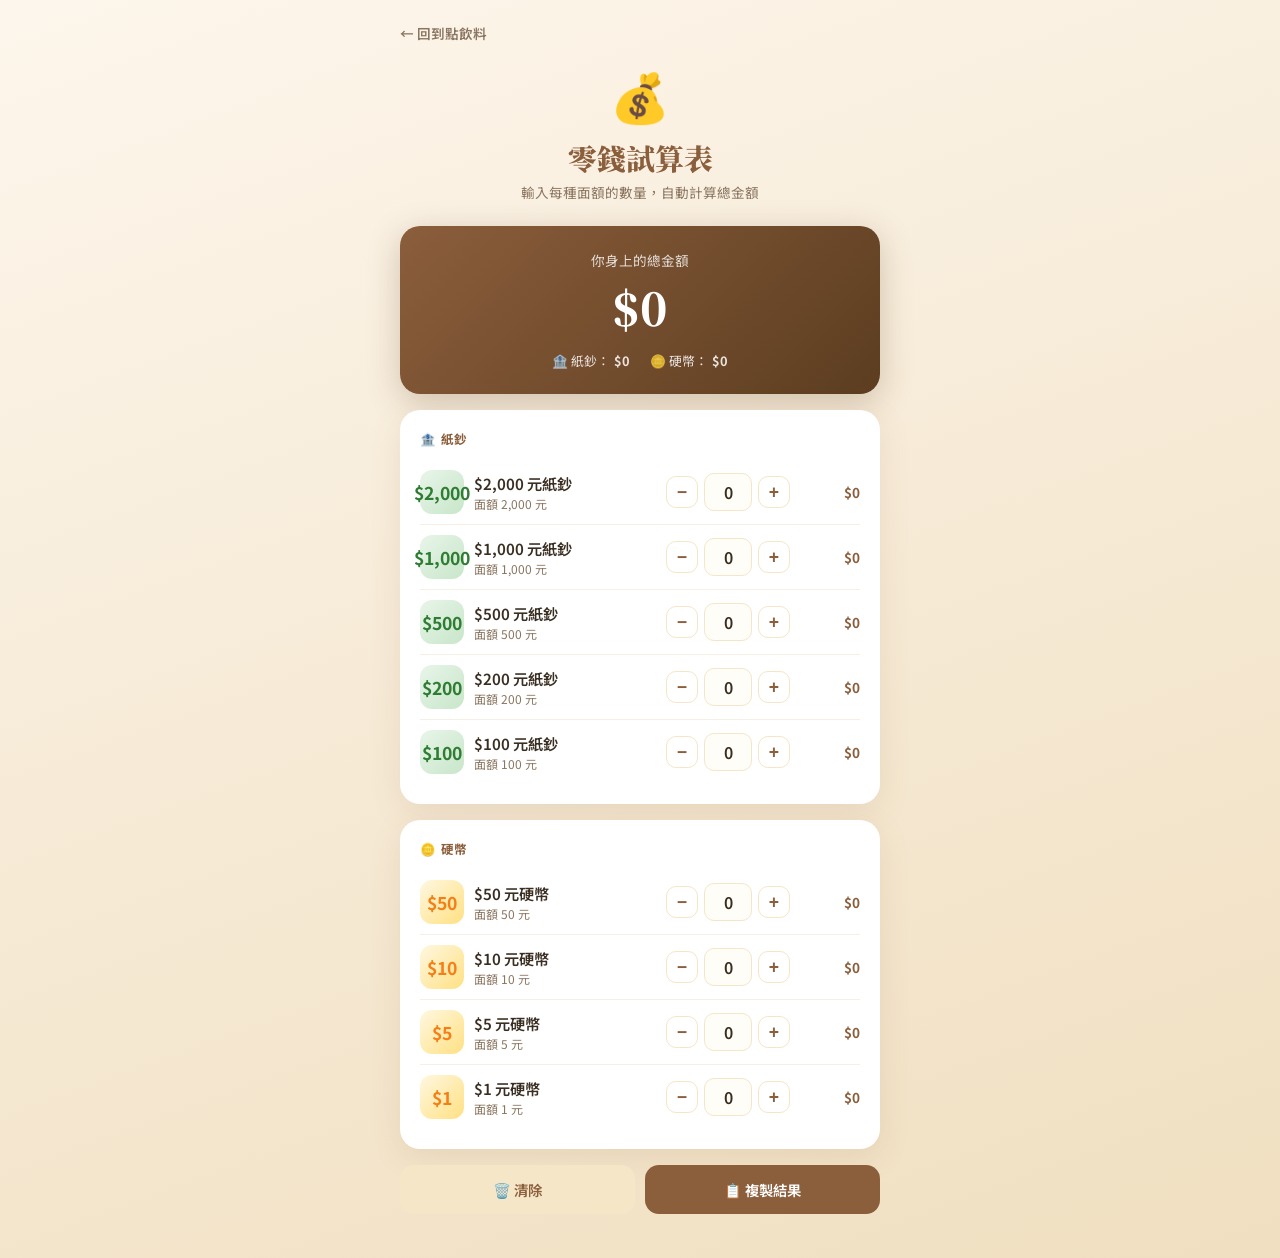
<file: money-calculator.html>
<!DOCTYPE html>
<html lang="zh-TW">
<head>
  <meta charset="UTF-8" />
  <meta name="viewport" content="width=device-width, initial-scale=1.0" />
  <title>💰 零錢試算表</title>
  <link rel="preconnect" href="https://fonts.googleapis.com">
  <link rel="preconnect" href="https://fonts.gstatic.com" crossorigin>
  <link href="https://fonts.googleapis.com/css2?family=Noto+Serif+TC:wght@900&family=Noto+Sans+TC:wght@400;600;700&display=swap" rel="stylesheet">
  <style>
    *, *::before, *::after { box-sizing: border-box; margin: 0; padding: 0; }

    :root {
      --cream:        #fdf6ec;
      --warm:         #f5e6c8;
      --brown:        #8b5e3c;
      --brown-light:  #c9a96e;
      --brown-dark:   #5c3d20;
      --green:        #4a7c59;
      --green-light:  #e8f5e9;
      --text:         #3a2e22;
      --text-light:   #8a7560;
      --white:        #ffffff;
      --shadow:       0 4px 20px rgba(139,94,60,0.10);
      --radius:       16px;
    }

    html { font-size: 16px; }
    body {
      font-family: 'Noto Sans TC', 'PingFang TC', 'Microsoft JhengHei', sans-serif;
      background: linear-gradient(160deg, #fdf6ec 0%, #f0dfc0 100%);
      color: var(--text);
      min-height: 100vh;
      padding: 20px;
    }

    .container {
      max-width: 480px;
      margin: 0 auto;
    }

    .header {
      text-align: center;
      margin-bottom: 24px;
    }
    .header-icon { font-size: 3rem; margin-bottom: 8px; }
    .header-title {
      font-family: 'Noto Serif TC', serif;
      font-size: 1.8rem;
      font-weight: 900;
      color: var(--brown);
      margin-bottom: 4px;
    }
    .header-sub {
      font-size: 0.85rem;
      color: var(--text-light);
    }

    .card {
      background: var(--white);
      border-radius: 20px;
      padding: 20px;
      box-shadow: 0 8px 32px rgba(139,94,60,0.12);
      margin-bottom: 16px;
    }

    .section-label {
      font-size: 0.78rem;
      font-weight: 700;
      color: var(--brown);
      text-transform: uppercase;
      letter-spacing: 0.08em;
      margin-bottom: 12px;
      display: flex;
      align-items: center;
      gap: 6px;
    }

    .denomination-row {
      display: flex;
      align-items: center;
      padding: 10px 0;
      border-bottom: 1px solid #f5efe6;
      gap: 10px;
    }
    .denomination-row:last-child { border-bottom: none; }

    .denom-icon {
      width: 44px;
      height: 44px;
      border-radius: 12px;
      display: flex;
      align-items: center;
      justify-content: center;
      font-size: 1.1rem;
      font-weight: 700;
      flex-shrink: 0;
    }
    .denom-icon.bill {
      background: linear-gradient(135deg, #e8f5e9, #c8e6c9);
      color: #2e7d32;
    }
    .denom-icon.coin {
      background: linear-gradient(135deg, #fff8e1, #ffe082);
      color: #f57f17;
    }

    .denom-info {
      flex: 1;
      min-width: 0;
    }
    .denom-name {
      font-size: 0.95rem;
      font-weight: 600;
      color: var(--text);
    }
    .denom-sub {
      font-size: 0.75rem;
      color: var(--text-light);
      margin-top: 1px;
    }

    .denom-controls {
      display: flex;
      align-items: center;
      gap: 6px;
    }

    .qty-btn {
      width: 32px;
      height: 32px;
      border-radius: 10px;
      border: 1.5px solid var(--warm);
      background: var(--white);
      color: var(--brown);
      font-size: 1.1rem;
      font-weight: 700;
      cursor: pointer;
      display: flex;
      align-items: center;
      justify-content: center;
      transition: all 0.15s;
      user-select: none;
      -webkit-user-select: none;
    }
    .qty-btn:active {
      background: var(--warm);
      transform: scale(0.92);
    }

    .qty-input {
      width: 48px;
      text-align: center;
      border: 1.5px solid var(--warm);
      border-radius: 10px;
      padding: 6px 2px;
      font-size: 1rem;
      font-weight: 600;
      color: var(--text);
      font-family: inherit;
      background: #fffdf8;
      outline: none;
      transition: border-color 0.2s;
    }
    .qty-input:focus {
      border-color: var(--brown);
    }
    .qty-input::-webkit-inner-spin-button,
    .qty-input::-webkit-outer-spin-button {
      -webkit-appearance: none;
      margin: 0;
    }
    .qty-input { -moz-appearance: textfield; }

    .subtotal {
      font-size: 0.85rem;
      font-weight: 700;
      color: var(--brown);
      min-width: 60px;
      text-align: right;
    }
    .subtotal.has-value {
      color: var(--green);
    }

    /* Total Card */
    .total-card {
      background: linear-gradient(135deg, var(--brown), var(--brown-dark));
      border-radius: 20px;
      padding: 24px;
      box-shadow: 0 8px 32px rgba(92,61,32,0.25);
      text-align: center;
      color: var(--white);
      margin-bottom: 16px;
    }
    .total-label {
      font-size: 0.85rem;
      opacity: 0.8;
      margin-bottom: 4px;
    }
    .total-amount {
      font-family: 'Noto Serif TC', serif;
      font-size: 2.8rem;
      font-weight: 900;
      letter-spacing: 0.02em;
    }
    .total-detail {
      margin-top: 12px;
      display: flex;
      justify-content: center;
      gap: 20px;
      font-size: 0.8rem;
      opacity: 0.85;
    }
    .total-detail span {
      display: flex;
      align-items: center;
      gap: 4px;
    }

    /* Action Buttons */
    .actions {
      display: flex;
      gap: 10px;
      margin-bottom: 24px;
    }
    .action-btn {
      flex: 1;
      padding: 14px;
      border: none;
      border-radius: 14px;
      font-size: 0.9rem;
      font-weight: 600;
      cursor: pointer;
      font-family: inherit;
      transition: all 0.2s;
    }
    .action-btn:active { transform: scale(0.97); }
    .action-btn.primary {
      background: var(--brown);
      color: var(--white);
    }
    .action-btn.secondary {
      background: var(--warm);
      color: var(--brown);
    }

    /* Toast */
    .toast {
      position: fixed;
      bottom: 30px;
      left: 50%;
      transform: translateX(-50%) translateY(80px);
      background: var(--brown-dark);
      color: var(--white);
      padding: 12px 24px;
      border-radius: 12px;
      font-size: 0.85rem;
      font-weight: 600;
      box-shadow: 0 8px 24px rgba(0,0,0,0.2);
      opacity: 0;
      transition: all 0.3s;
      z-index: 999;
      pointer-events: none;
    }
    .toast.show {
      opacity: 1;
      transform: translateX(-50%) translateY(0);
    }

    /* Back link */
    .back-link {
      display: inline-flex;
      align-items: center;
      gap: 4px;
      color: var(--text-light);
      text-decoration: none;
      font-size: 0.85rem;
      font-weight: 600;
      margin-bottom: 16px;
      transition: color 0.2s;
    }
    .back-link:hover { color: var(--brown); }
  </style>
</head>
<body>
  <div class="container">
    <a href="index.html" class="back-link">← 回到點飲料</a>

    <div class="header">
      <div class="header-icon">💰</div>
      <h1 class="header-title">零錢試算表</h1>
      <p class="header-sub">輸入每種面額的數量，自動計算總金額</p>
    </div>

    <!-- Total -->
    <div class="total-card" id="totalCard">
      <div class="total-label">你身上的總金額</div>
      <div class="total-amount" id="totalAmount">$0</div>
      <div class="total-detail">
        <span>🏦 紙鈔：<b id="totalBills">$0</b></span>
        <span>🪙 硬幣：<b id="totalCoins">$0</b></span>
      </div>
    </div>

    <!-- Bills -->
    <div class="card">
      <div class="section-label">🏦 紙鈔</div>
      <div id="billRows"></div>
    </div>

    <!-- Coins -->
    <div class="card">
      <div class="section-label">🪙 硬幣</div>
      <div id="coinRows"></div>
    </div>

    <!-- Actions -->
    <div class="actions">
      <button class="action-btn secondary" id="resetBtn">🗑️ 清除</button>
      <button class="action-btn primary" id="copyBtn">📋 複製結果</button>
    </div>
  </div>

  <div class="toast" id="toast"></div>

  <script>
    const denominations = [
      { value: 2000, label: '$2,000', type: 'bill', color: '#8e24aa' },
      { value: 1000, label: '$1,000', type: 'bill', color: '#1565c0' },
      { value: 500,  label: '$500',   type: 'bill', color: '#ad6800' },
      { value: 200,  label: '$200',   type: 'bill', color: '#2e7d32' },
      { value: 100,  label: '$100',   type: 'bill', color: '#c62828' },
      { value: 50,   label: '$50',    type: 'coin', color: '#6d4c41' },
      { value: 10,   label: '$10',    type: 'coin', color: '#ef6c00' },
      { value: 5,    label: '$5',     type: 'coin', color: '#d84315' },
      { value: 1,    label: '$1',     type: 'coin', color: '#78909c' },
    ];

    const state = {};

    function init() {
      const billContainer = document.getElementById('billRows');
      const coinContainer = document.getElementById('coinRows');

      denominations.forEach(d => {
        state[d.value] = 0;
        const container = d.type === 'bill' ? billContainer : coinContainer;
        container.appendChild(createRow(d));
      });

      document.getElementById('resetBtn').addEventListener('click', resetAll);
      document.getElementById('copyBtn').addEventListener('click', copyResult);
    }

    function createRow(d) {
      const row = document.createElement('div');
      row.className = 'denomination-row';

      row.innerHTML = `
        <div class="denom-icon ${d.type}">
          ${d.label}
        </div>
        <div class="denom-info">
          <div class="denom-name">${d.type === 'bill' ? d.label + ' 元紙鈔' : d.label + ' 元硬幣'}</div>
          <div class="denom-sub">面額 ${d.value.toLocaleString()} 元</div>
        </div>
        <div class="denom-controls">
          <button class="qty-btn" data-action="minus" data-value="${d.value}">−</button>
          <input class="qty-input" type="number" min="0" max="9999" value="0"
                 data-value="${d.value}" inputmode="numeric" />
          <button class="qty-btn" data-action="plus" data-value="${d.value}">+</button>
        </div>
        <div class="subtotal" id="sub-${d.value}">$0</div>
      `;

      const minusBtn = row.querySelector('[data-action="minus"]');
      const plusBtn = row.querySelector('[data-action="plus"]');
      const input = row.querySelector('.qty-input');

      minusBtn.addEventListener('click', () => {
        const cur = state[d.value];
        if (cur > 0) {
          state[d.value] = cur - 1;
          input.value = state[d.value];
          recalc();
        }
      });

      plusBtn.addEventListener('click', () => {
        state[d.value] = state[d.value] + 1;
        input.value = state[d.value];
        recalc();
      });

      input.addEventListener('input', () => {
        const v = parseInt(input.value, 10);
        state[d.value] = isNaN(v) || v < 0 ? 0 : v;
        recalc();
      });

      input.addEventListener('focus', () => {
        if (input.value === '0') input.value = '';
      });

      input.addEventListener('blur', () => {
        if (input.value === '') {
          state[d.value] = 0;
          input.value = '0';
          recalc();
        }
      });

      return row;
    }

    function recalc() {
      let totalBills = 0;
      let totalCoins = 0;

      denominations.forEach(d => {
        const sub = d.value * state[d.value];
        const el = document.getElementById(`sub-${d.value}`);
        el.textContent = `$${sub.toLocaleString()}`;
        el.classList.toggle('has-value', sub > 0);

        if (d.type === 'bill') totalBills += sub;
        else totalCoins += sub;
      });

      const grand = totalBills + totalCoins;
      document.getElementById('totalAmount').textContent = `$${grand.toLocaleString()}`;
      document.getElementById('totalBills').textContent = `$${totalBills.toLocaleString()}`;
      document.getElementById('totalCoins').textContent = `$${totalCoins.toLocaleString()}`;
    }

    function resetAll() {
      denominations.forEach(d => {
        state[d.value] = 0;
      });
      document.querySelectorAll('.qty-input').forEach(inp => inp.value = '0');
      recalc();
      showToast('已清除所有數量');
    }

    function copyResult() {
      const lines = ['💰 零錢試算結果', '─────────────'];
      denominations.forEach(d => {
        const qty = state[d.value];
        if (qty > 0) {
          const sub = d.value * qty;
          lines.push(`${d.label} × ${qty} = $${sub.toLocaleString()}`);
        }
      });

      const totalBills = denominations
        .filter(d => d.type === 'bill')
        .reduce((s, d) => s + d.value * state[d.value], 0);
      const totalCoins = denominations
        .filter(d => d.type === 'coin')
        .reduce((s, d) => s + d.value * state[d.value], 0);
      const grand = totalBills + totalCoins;

      lines.push('─────────────');
      lines.push(`🏦 紙鈔小計：$${totalBills.toLocaleString()}`);
      lines.push(`🪙 硬幣小計：$${totalCoins.toLocaleString()}`);
      lines.push(`💵 總金額：$${grand.toLocaleString()}`);

      navigator.clipboard.writeText(lines.join('\n')).then(() => {
        showToast('已複製到剪貼簿！');
      }).catch(() => {
        showToast('複製失敗，請手動複製');
      });
    }

    function showToast(msg) {
      const t = document.getElementById('toast');
      t.textContent = msg;
      t.classList.add('show');
      setTimeout(() => t.classList.remove('show'), 2000);
    }

    init();
  </script>
</body>
</html>
</file>
